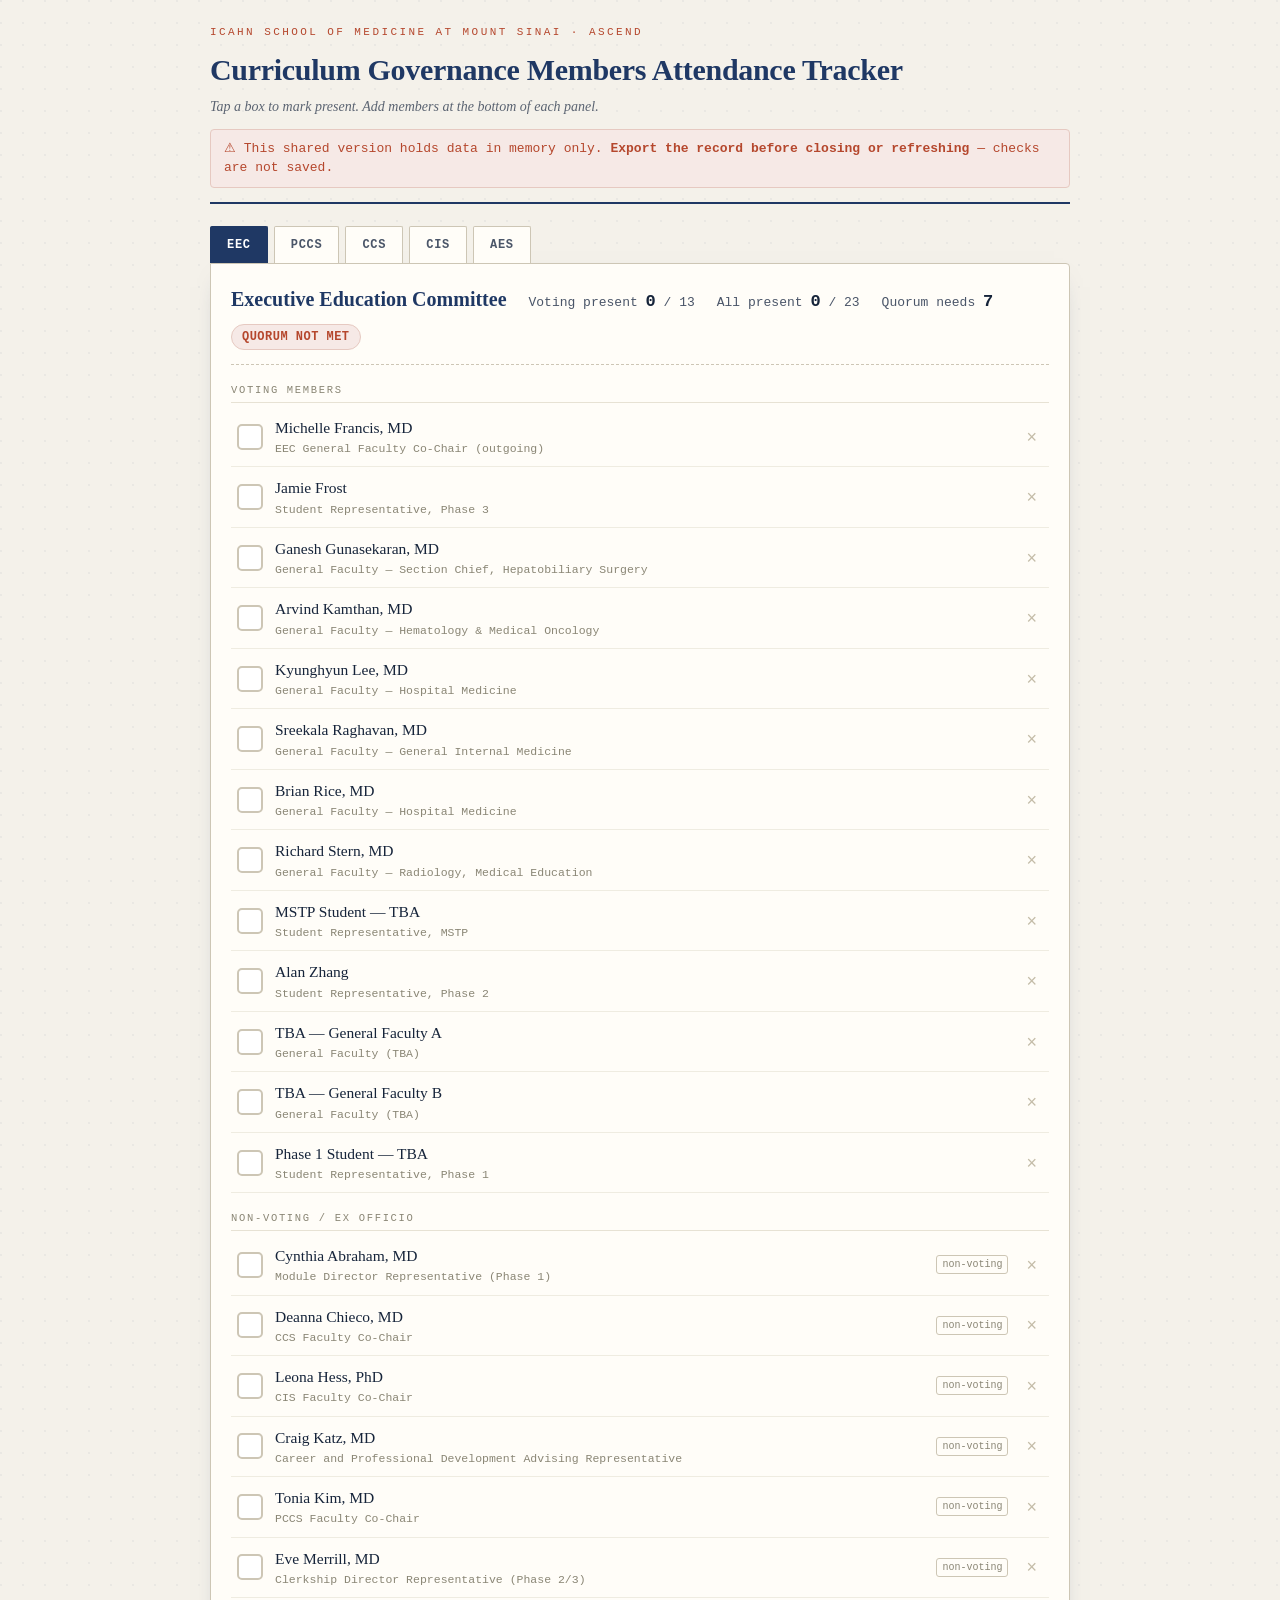
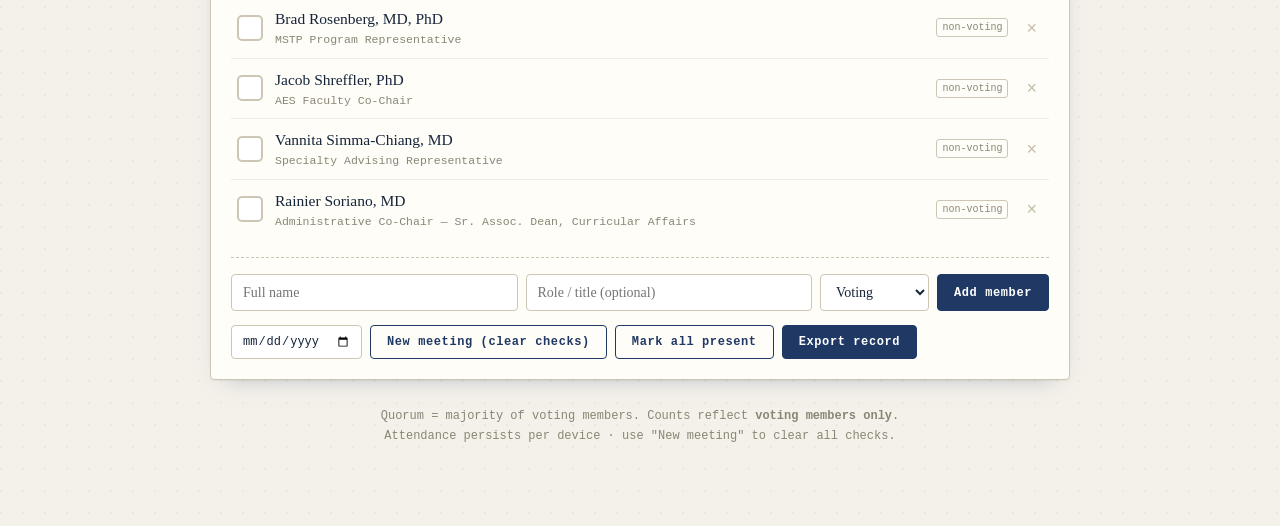
<file: EEC Live Attendance.html>
<!DOCTYPE html>
<html lang="en">
<head>
<meta charset="UTF-8">
<meta name="viewport" content="width=device-width, initial-scale=1">
<title>Curriculum Governance Members Attendance Tracker</title>
<style>
  :root{
    --ink:#16243a; --paper:#f4f1ea; --card:#fffdf8; --line:#cdc6b5;
    --navy:#1f3864; --navy-soft:#2e75b6; --present:#1f7a4d; --absent:#9aa0a6;
    --accent:#b5472d; --shadow:0 1px 0 rgba(0,0,0,.04),0 8px 24px -16px rgba(31,56,100,.5);
  }
  *{box-sizing:border-box;margin:0;padding:0}
  body{
    font-family:"Iowan Old Style","Palatino Linotype",Palatino,Georgia,serif;
    background:var(--paper);color:var(--ink);
    background-image:radial-gradient(circle at 1px 1px,rgba(31,56,100,.05) 1px,transparent 0);
    background-size:22px 22px;line-height:1.5;padding:24px 16px 80px;
  }
  .wrap{max-width:860px;margin:0 auto}
  header.top{margin-bottom:22px;border-bottom:2px solid var(--navy);padding-bottom:14px}
  .kicker{font-family:ui-monospace,"SF Mono",Menlo,monospace;font-size:11px;letter-spacing:.22em;
    text-transform:uppercase;color:var(--accent);margin-bottom:6px}
  h1{font-size:30px;font-weight:700;color:var(--navy);letter-spacing:-.01em}
  .sub{font-size:14px;color:#5b6472;margin-top:4px;font-style:italic}
  .tabs{display:flex;flex-wrap:wrap;gap:6px;margin:20px 0 0}
  .tab{font-family:ui-monospace,Menlo,monospace;font-size:12px;letter-spacing:.06em;
    padding:9px 16px;border:1px solid var(--line);background:var(--card);color:#4a5568;
    cursor:pointer;border-radius:2px 2px 0 0;border-bottom:none;transition:.15s;font-weight:600}
  .tab:hover{color:var(--navy)}
  .tab.active{background:var(--navy);color:#fff;border-color:var(--navy)}
  .panel{background:var(--card);border:1px solid var(--line);box-shadow:var(--shadow);
    border-radius:0 4px 4px 4px;padding:20px;display:none}
  .panel.active{display:block;animation:fade .25s ease}
  @keyframes fade{from{opacity:0;transform:translateY(4px)}to{opacity:1;transform:none}}
  .meta{display:flex;flex-wrap:wrap;gap:10px 22px;align-items:baseline;
    padding-bottom:14px;border-bottom:1px dashed var(--line);margin-bottom:6px}
  .meta h2{font-size:20px;color:var(--navy);font-weight:700}
  .stat{font-family:ui-monospace,Menlo,monospace;font-size:13px;color:#4a5568}
  .stat b{font-size:17px;color:var(--ink)}
  .quorum{font-family:ui-monospace,Menlo,monospace;font-size:12px;font-weight:700;
    padding:3px 10px;border-radius:999px;letter-spacing:.04em}
  .q-met{background:#e3f1e9;color:var(--present);border:1px solid #bfe0cd}
  .q-no{background:#f6e9e6;color:var(--accent);border:1px solid #e6c9c1}
  .group-label{font-family:ui-monospace,Menlo,monospace;font-size:10.5px;letter-spacing:.16em;
    text-transform:uppercase;color:#8a8675;margin:18px 0 4px;padding-bottom:3px;
    border-bottom:1px solid #e7e2d4}
  ul{list-style:none}
  li.row{display:flex;align-items:center;gap:12px;padding:9px 6px;border-bottom:1px solid #efece1}
  li.row:last-child{border-bottom:none}
  .chk{flex:none;width:26px;height:26px;border:2px solid var(--line);border-radius:5px;
    cursor:pointer;display:grid;place-items:center;background:#fff;transition:.12s;font-size:15px}
  .chk:hover{border-color:var(--navy-soft)}
  .row.present .chk{background:var(--present);border-color:var(--present);color:#fff}
  .row.present .chk::after{content:"\2713"}
  .name{flex:1;font-size:15.5px}
  .row.present .name{font-weight:600}
  .row:not(.present):not(.unset) .name{color:var(--absent)}
  .role{font-size:11.5px;color:#8a8675;font-family:ui-monospace,Menlo,monospace;
    font-style:normal;display:block;margin-top:1px}
  .nv{font-size:10px;color:#8a8675;border:1px solid var(--line);border-radius:3px;
    padding:1px 5px;font-family:ui-monospace,Menlo,monospace;flex:none}
  .del{flex:none;border:none;background:none;color:#c4bca8;cursor:pointer;font-size:18px;
    line-height:1;padding:4px 6px;border-radius:4px}
  .del:hover{color:var(--accent);background:#f6e9e6}
  .addbar{display:flex;flex-wrap:wrap;gap:8px;margin-top:18px;padding-top:16px;
    border-top:1px dashed var(--line)}
  .addbar input,.addbar select{font-family:inherit;font-size:14px;padding:9px 11px;
    border:1px solid var(--line);border-radius:4px;background:#fff;color:var(--ink)}
  .addbar input{flex:1;min-width:150px}
  .addbar select{flex:none}
  button.btn{font-family:ui-monospace,Menlo,monospace;font-size:12px;font-weight:700;
    letter-spacing:.05em;padding:9px 16px;border:1px solid var(--navy);background:var(--navy);
    color:#fff;border-radius:4px;cursor:pointer;transition:.15s}
  button.btn:hover{background:#162a4d}
  button.btn.ghost{background:transparent;color:var(--navy)}
  button.btn.ghost:hover{background:#eef1f7}
  .toolbar{display:flex;gap:8px;flex-wrap:wrap;margin-top:14px}
  footer{max-width:860px;margin:26px auto 0;font-size:12px;color:#8a8675;
    font-family:ui-monospace,Menlo,monospace;text-align:center;line-height:1.7}
  @media(max-width:560px){h1{font-size:24px}.tab{flex:1;text-align:center}}
</style>
</head>
<body>
<div class="wrap">
  <header class="top">
    <div class="kicker">Icahn School of Medicine at Mount Sinai &middot; ASCEND</div>
    <h1>Curriculum Governance Members Attendance Tracker</h1>
    <div class="sub">Tap a box to mark present. Add members at the bottom of each panel.</div>
    <div style="margin-top:12px;padding:9px 13px;background:#f6e9e6;border:1px solid #e6c9c1;border-radius:4px;font-size:13px;color:#b5472d;font-family:ui-monospace,Menlo,monospace">
      &#9888; This shared version holds data in memory only. <b>Export the record before closing or refreshing</b> &mdash; checks are not saved.
    </div>
  </header>
  <div class="tabs" id="tabs"></div>
  <div id="panels"></div>
</div>
<footer>
  Quorum = majority of voting members. Counts reflect <b>voting members only</b>.<br>
  Attendance persists per device &middot; use "New meeting" to clear all checks.
</footer>

<script>
const SEED = {
  EEC:{name:"Executive Education Committee",quorum:7,people:[
    ["Michelle Francis, MD","EEC General Faculty Co-Chair (outgoing)",1],
    ["Rainier Soriano, MD","Administrative Co-Chair — Sr. Assoc. Dean, Curricular Affairs",0],
    ["Arvind Kamthan, MD","General Faculty — Hematology & Medical Oncology",1],
    ["Brian Rice, MD","General Faculty — Hospital Medicine",1],
    ["Ganesh Gunasekaran, MD","General Faculty — Section Chief, Hepatobiliary Surgery",1],
    ["Kyunghyun Lee, MD","General Faculty — Hospital Medicine",1],
    ["Richard Stern, MD","General Faculty — Radiology, Medical Education",1],
    ["Sreekala Raghavan, MD","General Faculty — General Internal Medicine",1],
    ["TBA — General Faculty A","General Faculty (TBA)",1],
    ["TBA — General Faculty B","General Faculty (TBA)",1],
    ["Alan Zhang","Student Representative, Phase 2",1],
    ["Jamie Frost","Student Representative, Phase 3",1],
    ["MSTP Student — TBA","Student Representative, MSTP",1],
    ["Phase 1 Student — TBA","Student Representative, Phase 1",1],
    ["Brad Rosenberg, MD, PhD","MSTP Program Representative",0],
    ["Craig Katz, MD","Career and Professional Development Advising Representative",0],
    ["Cynthia Abraham, MD","Module Director Representative (Phase 1)",0],
    ["Deanna Chieco, MD","CCS Faculty Co-Chair",0],
    ["Eve Merrill, MD","Clerkship Director Representative (Phase 2/3)",0],
    ["Jacob Shreffler, PhD","AES Faculty Co-Chair",0],
    ["Leona Hess, PhD","CIS Faculty Co-Chair",0],
    ["Tonia Kim, MD","PCCS Faculty Co-Chair",0],
    ["Vannita Simma-Chiang, MD","Specialty Advising Representative",0]
  ]},
  PCCS:{name:"Pre-Clerkship Curriculum Subcommittee",quorum:12,people:[
    ["Staci Leisman, MD","Administrative Co-Chair — Director of Pre-Clerkship Curriculum",0],
    ["Tonia Kim, MD","PCCS Faculty Co-Chair (Non-voting on EEC)",1],
    ["Alexandros Polydorides, MD, PhD","Phase 1 Module Director — Pathology",1],
    ["Amanda Krausert, MD","Phase 1 Module Director — Cardiology",1],
    ["Anna Pace, MD","Phase 1 Module Director - Neuroscience",1],
    ["Cynthia Abraham, MD","Phase 1 Module Director – GU-SRH",1],
    ["Daniel Caplivski, MD","Phase 1 Module Director - FIM",1],
    ["David Bechhofer, PhD","Phase 1 Module Director — MCG",1],
    ["Hannah Levavi, MD","Phase 1 Module Director - Hematology",1],
    ["John Paulsen, PhD","Phase 1 Module Director - Gastroenterology",1],
    ["Laura Stein, MD","Phase 1 Module Director - Neuroscience",1],
    ["Margrit Wiesendanger, MD, PhD","Phase 1 Module Director - FIM",1],
    ["Maria Skamagas, MD","Phase 1 Module Director - Endocrinology",1],
    ["Mary Beasley, MD","Phase 1 Module Director - Pulmonary",1],
    ["Matthew Tomey, MD","Phase 1 Module Director - Cardiology",1],
    ["Micaela Bayard, MD","Phase 1 Module Director - MSK",1],
    ["Oren Cohen, MD","Phase 1 Module Director – Pulmonary",1],
    ["Roberto Posada, MD","Phase 1 Module Director - FIM",1],
    ["Simone Tomasi, MD","Phase 1 Module Director – Behavioral Science",1],
    ["Soo Kim, MD","Phase 1 Module Director - MSK",1],
    ["Steven Itzkowitz, MD","Phase 1 Module Director - Gastroenterology",1],
    ["Tamara Kalir, MD, PhD","Phase 1 Module Director – GU-SRH",1],
    ["Trevor Pour, MD","Phase 1 Module Director - Anatomy",1],
    ["Nina Faynshtayn","Student Representative, Phase 1 (Phase 1)",1],
    ["Rachael Volkman","Student Representative, Phase 1 (Phase 1)",1],
    ["Christopher Strother, MD","Director of Clinical Competency",0],
    ["Horatio Holzer, MD","Director of Clinical Curriculum",0],
    ["Jacob Shreffler, PhD","Office of Assessment & Evaluation Representative",0],
    ["Ravishankar Ramaswamy, MD","Director of Integration & Transitions",0]
  ]},
  CCS:{name:"Clinical Curriculum Subcommittee",quorum:12,people:[
    ["Deanna Chieco, MD*","CCS Faculty Co-Chair",1],
    ["Horatio Holzer, MD","Director of Clinical Curriculum",0],
    ["Adam Korayem, MD","Acting Internship Director – Surgical Subspecialty",1],
    ["Andrea Lendaris, MD","Associate Clerkship Director - Neurology",1],
    ["Chandni Pawar, MD","Associate Clerkship Director – Emergency Medicine",1],
    ["Cynthia Abraham, MD","Clerkship Director – OB-Gyn",1],
    ["Dessi Tsevdos, MD","Associate Clerkship Director – Pediatrics",1],
    ["Eric Barna, MD","Acting Internship Director - Medicine",1],
    ["Eve Merrill, MD","Clerkship Director – Inpatient Medicine",1],
    ["Harish Jasti, MD","Co-Clerkship Director – ACG",1],
    ["Jamie Edelstein, MD","Clinical Site Education Representative (MSHS)",1],
    ["Jan Fune, MD","Acting Internship Director - Pediatrics",1],
    ["Katherine Chen, MD","Clerkship Director – OB-Gyn",1],
    ["Laura Belland, MD","Clerkship Director – Palliative Care",1],
    ["Matthew Swan, MD","Clerkship Director - Neurology",1],
    ["Mercedes Perez-Rodriguez, MD","Clerkship Director - Psychiatry",1],
    ["Michael Chietero, MD","Co-Clerkship Director – Surgery-Anesthesiology",1],
    ["Reham Shaaban, MD","Clinical Site Education Representative  (Affiliate)",1],
    ["Rex Hermansen, MD","Associate Clerkship Director – Inpatient Medicine",1],
    ["Scott Nguyen, MD","Acting Internship Director – General Surgery",1],
    ["Shefali Trivedi, MD","Clerkship Director – Emergency Medicine",1],
    ["Susan Lerner, MD","Co-Clerkship Director – Surgery-Anesthesiology",1],
    ["Yael Kufert, MD","Associate Clerkship Director - Psychiatry",1],
    ["Emma Breber","Student Representative, Phase 2/3",1],
    ["Michael Lemonick","Student Representative, Phase 2/3",1],
    ["Christopher Strother, MD","Director of Clinical Competency",0],
    ["Jacob Shreffler, PhD","Office of Assessment & Evaluation Representative",0],
    ["Ravishankar Ramaswamy, MD","Director of Integration & Transitions",0],
    ["Staci Leisman, MD","Director of Pre-Clerkship Curriculum",0],
    ["Vasundhara Singh, MD","Director of Medical Student Electives",0]
  ]},
  CIS:{name:"Curriculum Integration Subcommittee",quorum:8,people:[
    ["Leona Hess, PhD","CIS Faculty Co-Chair (Non-voting on EEC)",1],
    ["Ravishankar Ramaswamy, MD","Director of Integration & Transitions",0],
    ["Aveena Kochar, MD","AOC Lead — Healthcare Delivery Science",1],
    ["Bess Storch, MD","POM 3 Director",1],
    ["Cynthia Abraham, MD","Thread Lead — Embryology",1],
    ["David Portnoy, MD","AOC Lead — Leadership & Professional Identity",1],
    ["Jacqueline Sheehan, MD","Thread Lead — Communication Skills",1],
    ["Joanne Hojsak, MD","POM 1 Director",1],
    ["Krishna Chokshi, MD","Thread Lead — Medical Ethics",1],
    ["Lili Chan, MD","Thread Lead — Artificial Intelligence",1],
    ["Maaike Van Gerwen, MD","AOC Lead — Scientific & Scholarly Discovery",1],
    ["Mike Herscher, MD","POM 2 Director",1],
    ["TBA — Nutrition","Thread Lead — Nutrition",1],
    ["Alvira Tyagi","Student Representative, Phase 1/2 or 2/3 (M1)",1],
    ["Maria Hernandez","Student Representative, Phase 1/2 or 2/3 (M1)",1],
    ["Naveen Abraham","Student Representative, Phase 1/2 (M1)",1],
    ["Christopher Strother, MD","Director of Clinical Competency",0],
    ["Jacob Shreffler, PhD","Office of Assessment & Evaluation Representative",0],
    ["Mary Rojas, PhD","Director, Medical Student Research Office",0]
  ]},
  AES:{name:"Assessment & Evaluation Subcommittee",quorum:3,people:[
    ["Jacob Shreffler, PhD","Administrative Co-Chair",0],
    ["TBA","Faculty Co-Chair",1],
    ["Christopher Strother, MD","Director of Clinical Competency",1],
    ["Ashwin Kulshrestha","Student Representative",1],
    ["Lev Sandler","Student Representative",1],
    ["TBA — Phase 2 Student","Student Representative",1],
    ["Varun Devraj","Student Representative",1]
  ]}
};
const KEY="eec_attendance_v5";
function lastName(n){
  if(/^TBA/i.test(n)||/Not filled/i.test(n)||/^Phase \d+ Student/i.test(n)) return null;
  let s=n.replace(/,\s*(MD|PhD|MEd|DO|MHPE|MS|MPH|RN|EdD)\b.*$/i,"").trim();
  let parts=s.split(/\s+/);
  return (parts[parts.length-1]||"").toLowerCase();
}
function sortPeople(arr){
  return arr.map((p,idx)=>({p,idx})).sort((a,b)=>{
    const av=a.p.voting?1:0, bv=b.p.voting?1:0;
    if(av!==bv) return bv-av;
    const la=lastName(a.p.name), lb=lastName(b.p.name);
    if(la===null&&lb===null) return a.idx-b.idx;
    if(la===null) return 1;
    if(lb===null) return -1;
    return la<lb?-1:la>lb?1:a.idx-b.idx;
  }).map(o=>o.p);
}
for(const k in SEED){
  SEED[k].people = sortPeople(
    SEED[k].people.map(p=>({name:p[0],role:p[1],voting:p[2]}))
  ).map(p=>[p.name,p.role,p.voting]);
}
let state=null;
if(!state){
  state={};
  for(const k in SEED){
    state[k]={name:SEED[k].name,quorum:SEED[k].quorum,
      people:SEED[k].people.map(p=>({name:p[0],role:p[1],voting:p[2],present:false}))};
  }
}
function save(){/* in-memory only: export before closing or refreshing */}
let active=Object.keys(state)[0];

const tabsEl=document.getElementById("tabs");
const panelsEl=document.getElementById("panels");

function render(){
  tabsEl.innerHTML="";panelsEl.innerHTML="";
  for(const key in state){
    const t=document.createElement("div");
    t.className="tab"+(key===active?" active":"");
    t.textContent=key;
    t.onclick=()=>{active=key;render()};
    tabsEl.appendChild(t);

    const c=state[key];
    const panel=document.createElement("div");
    panel.className="panel"+(key===active?" active":"");

    const votingTotal=c.people.filter(p=>p.voting).length;
    const votingPresent=c.people.filter(p=>p.voting&&p.present).length;
    const allPresent=c.people.filter(p=>p.present).length;
    const met=votingPresent>=c.quorum;

    const meta=document.createElement("div");
    meta.className="meta";
    meta.innerHTML=
      '<h2>'+c.name+'</h2>'+
      '<span class="stat">Voting present <b>'+votingPresent+'</b> / '+votingTotal+'</span>'+
      '<span class="stat">All present <b>'+allPresent+'</b> / '+c.people.length+'</span>'+
      '<span class="stat">Quorum needs <b>'+c.quorum+'</b></span>'+
      '<span class="quorum '+(met?'q-met':'q-no')+'">'+(met?'QUORUM MET':'QUORUM NOT MET')+'</span>';
    panel.appendChild(meta);

    const ul=document.createElement("ul");
    let lastGroup=null;
    c.people.forEach((p,i)=>{
      const g=p.voting?"Voting members":"Non-voting / ex officio";
      if(g!==lastGroup){
        const gl=document.createElement("div");
        gl.className="group-label";gl.textContent=g;
        ul.appendChild(gl);lastGroup=g;
      }
      const li=document.createElement("li");
      li.className="row "+(p.present?"present":"unset");
      const box=document.createElement("div");
      box.className="chk";
      box.onclick=()=>{p.present=!p.present;save();render()};
      const nm=document.createElement("div");
      nm.className="name";
      nm.innerHTML=esc(p.name)+'<span class="role">'+esc(p.role||"")+'</span>';
      li.appendChild(box);li.appendChild(nm);
      if(!p.voting){const b=document.createElement("span");b.className="nv";b.textContent="non-voting";li.appendChild(b)}
      const del=document.createElement("button");
      del.className="del";del.innerHTML="&times;";del.title="Remove";
      del.onclick=()=>{if(confirm("Remove "+p.name+"?")){c.people.splice(i,1);save();render()}};
      li.appendChild(del);
      ul.appendChild(li);
    });
    panel.appendChild(ul);

    const add=document.createElement("div");
    add.className="addbar";
    add.innerHTML=
      '<input placeholder="Full name" id="n_'+key+'">'+
      '<input placeholder="Role / title (optional)" id="r_'+key+'">'+
      '<select id="v_'+key+'"><option value="1">Voting</option><option value="0">Non-voting</option></select>'+
      '<button class="btn">Add member</button>';
    add.querySelector("button").onclick=()=>{
      const nv=document.getElementById("n_"+key).value.trim();
      if(!nv){return}
      c.people.push({name:nv,role:document.getElementById("r_"+key).value.trim(),
        voting:+document.getElementById("v_"+key).value,present:false});
      c.people=sortPeople(c.people);
      save();render();
    };
    panel.appendChild(add);

    const tb=document.createElement("div");
    tb.className="toolbar";
    const dt=document.createElement("input");
    dt.type="date";dt.id="d_"+key;dt.value=c.date||"";
    dt.style.cssText="font-family:ui-monospace,Menlo,monospace;font-size:12px;padding:8px 10px;border:1px solid var(--line);border-radius:4px;background:#fff;color:var(--ink)";
    dt.onchange=()=>{c.date=dt.value;save()};
    const b1=document.createElement("button");
    b1.className="btn ghost";b1.textContent="New meeting (clear checks)";
    b1.onclick=()=>{if(confirm("Clear all attendance checks for "+key+"?")){c.people.forEach(p=>p.present=false);save();render()}};
    const b2=document.createElement("button");
    b2.className="btn ghost";b2.textContent="Mark all present";
    b2.onclick=()=>{c.people.forEach(p=>p.present=true);save();render()};
    const b3=document.createElement("button");
    b3.className="btn";b3.textContent="Export record";
    b3.onclick=()=>exportRecord(key);
    tb.appendChild(dt);tb.appendChild(b1);tb.appendChild(b2);tb.appendChild(b3);
    panel.appendChild(tb);

    panelsEl.appendChild(panel);
  }
}
function esc(s){return String(s).replace(/[&<>"]/g,c=>({"&":"&amp;","<":"&lt;",">":"&gt;",'"':"&quot;"}[c]))}

function exportRecord(key){
  const c=state[key];
  const date=c.date||new Date().toISOString().slice(0,10);
  const vT=c.people.filter(p=>p.voting).length;
  const vP=c.people.filter(p=>p.voting&&p.present).length;
  const met=vP>=c.quorum;
  const present=c.people.filter(p=>p.present);
  const absent=c.people.filter(p=>!p.present);

  let txt="";
  txt+=c.name+"\n";
  txt+="Attendance Record \u2014 "+date+"\n";
  txt+="Icahn School of Medicine at Mount Sinai \u00B7 ASCEND MD Curriculum\n";
  txt+="".padEnd(60,"=")+"\n\n";
  txt+="Voting members present: "+vP+" of "+vT+"\n";
  txt+="Quorum required: "+c.quorum+"\n";
  txt+="Quorum: "+(met?"MET":"NOT MET")+"\n";
  txt+="Total present (all): "+present.length+" of "+c.people.length+"\n\n";
  txt+="PRESENT ("+present.length+")\n"+"".padEnd(60,"-")+"\n";
  present.forEach(p=>{txt+="  [x] "+p.name+(p.voting?"":" (non-voting)")+" \u2014 "+(p.role||"")+"\n"});
  txt+="\nABSENT ("+absent.length+")\n"+"".padEnd(60,"-")+"\n";
  absent.forEach(p=>{txt+="  [ ] "+p.name+(p.voting?"":" (non-voting)")+" \u2014 "+(p.role||"")+"\n"});
  txt+="\nGenerated "+new Date().toLocaleString()+"\n";

  let csv="Name,Role,Voting,Status\n";
  c.people.forEach(p=>{
    const q=s=>'"'+String(s).replace(/"/g,'""')+'"';
    csv+=[q(p.name),q(p.role||""),p.voting?"Voting":"Non-voting",p.present?"Present":"Absent"].join(",")+"\n";
  });

  const ov=document.createElement("div");
  ov.style.cssText="position:fixed;inset:0;background:rgba(22,36,58,.55);display:grid;place-items:center;z-index:99;padding:18px";
  ov.onclick=e=>{if(e.target===ov)ov.remove()};
  const box=document.createElement("div");
  box.style.cssText="background:var(--card);border:1px solid var(--line);border-radius:6px;max-width:640px;width:100%;max-height:88vh;overflow:auto;padding:20px;box-shadow:0 20px 60px -20px rgba(0,0,0,.5)";
  box.innerHTML='<div style="font-family:ui-monospace,Menlo,monospace;font-size:11px;letter-spacing:.18em;text-transform:uppercase;color:var(--accent);margin-bottom:4px">Attendance Record</div>'+
    '<h2 style="color:var(--navy);font-size:19px;margin-bottom:12px">'+esc(c.name)+' \u2014 '+esc(date)+'</h2>';
  const ta=document.createElement("textarea");
  ta.value=txt;ta.readOnly=true;
  ta.style.cssText="width:100%;height:300px;font-family:ui-monospace,Menlo,monospace;font-size:12px;padding:12px;border:1px solid var(--line);border-radius:4px;background:#fbfaf5;color:var(--ink);resize:vertical";
  box.appendChild(ta);
  const bar=document.createElement("div");
  bar.style.cssText="display:flex;gap:8px;flex-wrap:wrap;margin-top:14px";
  function mkBtn(label,fn,ghost){const b=document.createElement("button");b.className="btn"+(ghost?" ghost":"");b.textContent=label;b.onclick=fn;return b}
  function dl(name,data,mime){const a=document.createElement("a");a.href=URL.createObjectURL(new Blob([data],{type:mime}));a.download=name;a.click()}
  bar.appendChild(mkBtn("Copy text",()=>{ta.select();document.execCommand("copy");}));
  bar.appendChild(mkBtn("Download .txt",()=>dl(key+"_attendance_"+date+".txt",txt,"text/plain"),true));
  bar.appendChild(mkBtn("Download .csv",()=>dl(key+"_attendance_"+date+".csv",csv,"text/csv"),true));
  bar.appendChild(mkBtn("Close",()=>ov.remove(),true));
  box.appendChild(bar);
  ov.appendChild(box);document.body.appendChild(ov);
}
render();

</script>
</body>
</html>
</file>
